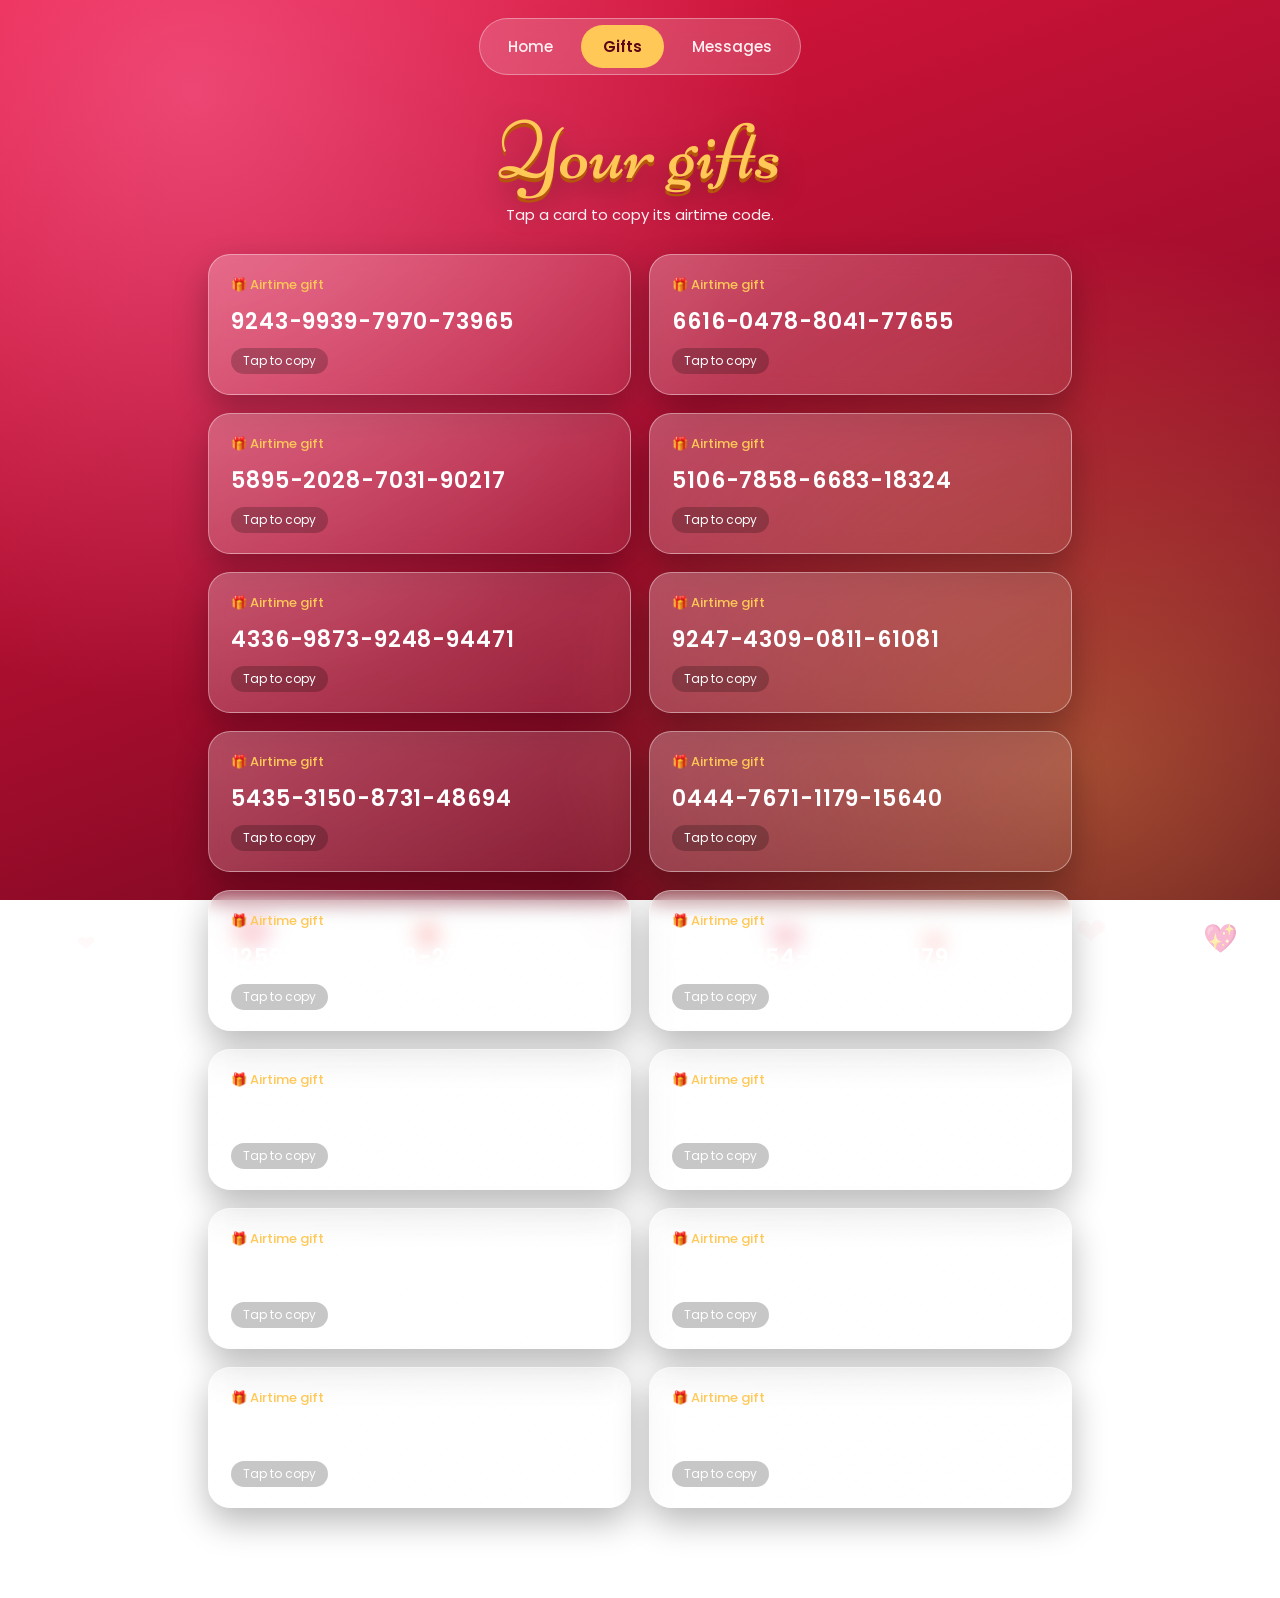
<file: gifts.html>
<!DOCTYPE html>
<html lang="en">
<head>
    <meta charset="UTF-8">
    <meta name="viewport" content="width=device-width, initial-scale=1.0">
    <title>Faithful's day · Gifts</title>
    <link rel="preconnect" href="https://fonts.googleapis.com">
    <link rel="preconnect" href="https://fonts.gstatic.com" crossorigin>
    <link href="https://fonts.googleapis.com/css2?family=Niconne&family=Poppins:wght@400;500;600&display=swap" rel="stylesheet">
    <link rel="stylesheet" href="gifts.css">
    <link rel="shortcut icon" href="https://images.teepublic.com/derived/production/designs/5929662_0/1568269280/i_p:c_eae0c7,s_630,q_90.jpg" type="image/x-icon">
</head>
<body>
    <div class="hearts" aria-hidden="true">
        <span>❤</span><span>💖</span><span>🎈</span><span>❤</span><span>💖</span><span>🎈</span><span>❤</span><span>💖</span>
    </div>

    <header>
        <nav class="navlinks">
            <a href="index.html">Home</a>
            <a class="active" href="gifts.html">Gifts</a>
            <a href="messages.html">Messages</a>
        </nav>
    </header>

    <main>
        <h1 class="title">Your gifts</h1>
        <p class="intro">Tap a card to copy its airtime code.</p>

        <div class="grid">
            <button class="airtime" type="button" data-code="9243-9939-7970-73965"><span class="tag">🎁 Airtime gift</span><span class="code">9243-9939-7970-73965</span><span class="hint">Tap to copy</span></button>
            <button class="airtime" type="button" data-code="6616-0478-8041-77655"><span class="tag">🎁 Airtime gift</span><span class="code">6616-0478-8041-77655</span><span class="hint">Tap to copy</span></button>
            <button class="airtime" type="button" data-code="5895-2028-7031-90217"><span class="tag">🎁 Airtime gift</span><span class="code">5895-2028-7031-90217</span><span class="hint">Tap to copy</span></button>
            <button class="airtime" type="button" data-code="5106-7858-6683-18324"><span class="tag">🎁 Airtime gift</span><span class="code">5106-7858-6683-18324</span><span class="hint">Tap to copy</span></button>
            <button class="airtime" type="button" data-code="4336-9873-9248-94471"><span class="tag">🎁 Airtime gift</span><span class="code">4336-9873-9248-94471</span><span class="hint">Tap to copy</span></button>
            <button class="airtime" type="button" data-code="9247-4309-0811-61081"><span class="tag">🎁 Airtime gift</span><span class="code">9247-4309-0811-61081</span><span class="hint">Tap to copy</span></button>
            <button class="airtime" type="button" data-code="5435-3150-8731-48694"><span class="tag">🎁 Airtime gift</span><span class="code">5435-3150-8731-48694</span><span class="hint">Tap to copy</span></button>
            <button class="airtime" type="button" data-code="0444-7671-1179-15640"><span class="tag">🎁 Airtime gift</span><span class="code">0444-7671-1179-15640</span><span class="hint">Tap to copy</span></button>
            <button class="airtime" type="button" data-code="1259-4784-1018-23407"><span class="tag">🎁 Airtime gift</span><span class="code">1259-4784-1018-23407</span><span class="hint">Tap to copy</span></button>
            <button class="airtime" type="button" data-code="9970-2154-0420-95179"><span class="tag">🎁 Airtime gift</span><span class="code">9970-2154-0420-95179</span><span class="hint">Tap to copy</span></button>
            <button class="airtime" type="button" data-code="5626-0188-8181-81173"><span class="tag">🎁 Airtime gift</span><span class="code">5626-0188-8181-81173</span><span class="hint">Tap to copy</span></button>
            <button class="airtime" type="button" data-code="6591-6560-4865-45045"><span class="tag">🎁 Airtime gift</span><span class="code">6591-6560-4865-45045</span><span class="hint">Tap to copy</span></button>
            <button class="airtime" type="button" data-code="8216-5920-0761-80395"><span class="tag">🎁 Airtime gift</span><span class="code">8216-5920-0761-80395</span><span class="hint">Tap to copy</span></button>
            <button class="airtime" type="button" data-code="1709-2606-6810-09154"><span class="tag">🎁 Airtime gift</span><span class="code">1709-2606-6810-09154</span><span class="hint">Tap to copy</span></button>
            <button class="airtime" type="button" data-code="6682-6448-6897-08042"><span class="tag">🎁 Airtime gift</span><span class="code">6682-6448-6897-08042</span><span class="hint">Tap to copy</span></button>
            <button class="airtime" type="button" data-code="2740-7879-6074-43607"><span class="tag">🎁 Airtime gift</span><span class="code">2740-7879-6074-43607</span><span class="hint">Tap to copy</span></button>
        </div>
    </main>

    <div id="toast" class="toast" role="status" aria-live="polite">Code copied</div>

    <script>
        (function () {
            var toast = document.getElementById('toast');
            var timer;
            function show(msg) {
                toast.textContent = msg;
                toast.classList.add('show');
                clearTimeout(timer);
                timer = setTimeout(function () { toast.classList.remove('show'); }, 1800);
            }
            function fallbackCopy(text) {
                var t = document.createElement('textarea');
                t.value = text;
                t.style.position = 'fixed';
                t.style.opacity = '0';
                document.body.appendChild(t);
                t.select();
                var ok = false;
                try { ok = document.execCommand('copy'); } catch (e) {}
                t.remove();
                return ok;
            }
            document.querySelectorAll('.airtime').forEach(function (card) {
                card.addEventListener('click', function () {
                    var code = card.getAttribute('data-code');
                    var done = function (ok) {
                        if (ok) {
                            card.classList.add('copied');
                            card.querySelector('.hint').textContent = 'Copied';
                            show('Code copied');
                        } else {
                            show('Press and hold the code to copy it');
                        }
                    };
                    if (navigator.clipboard && window.isSecureContext) {
                        navigator.clipboard.writeText(code).then(function () { done(true); }, function () { done(fallbackCopy(code)); });
                    } else {
                        done(fallbackCopy(code));
                    }
                });
            });
        })();
    </script>
</body>
</html>
</file>
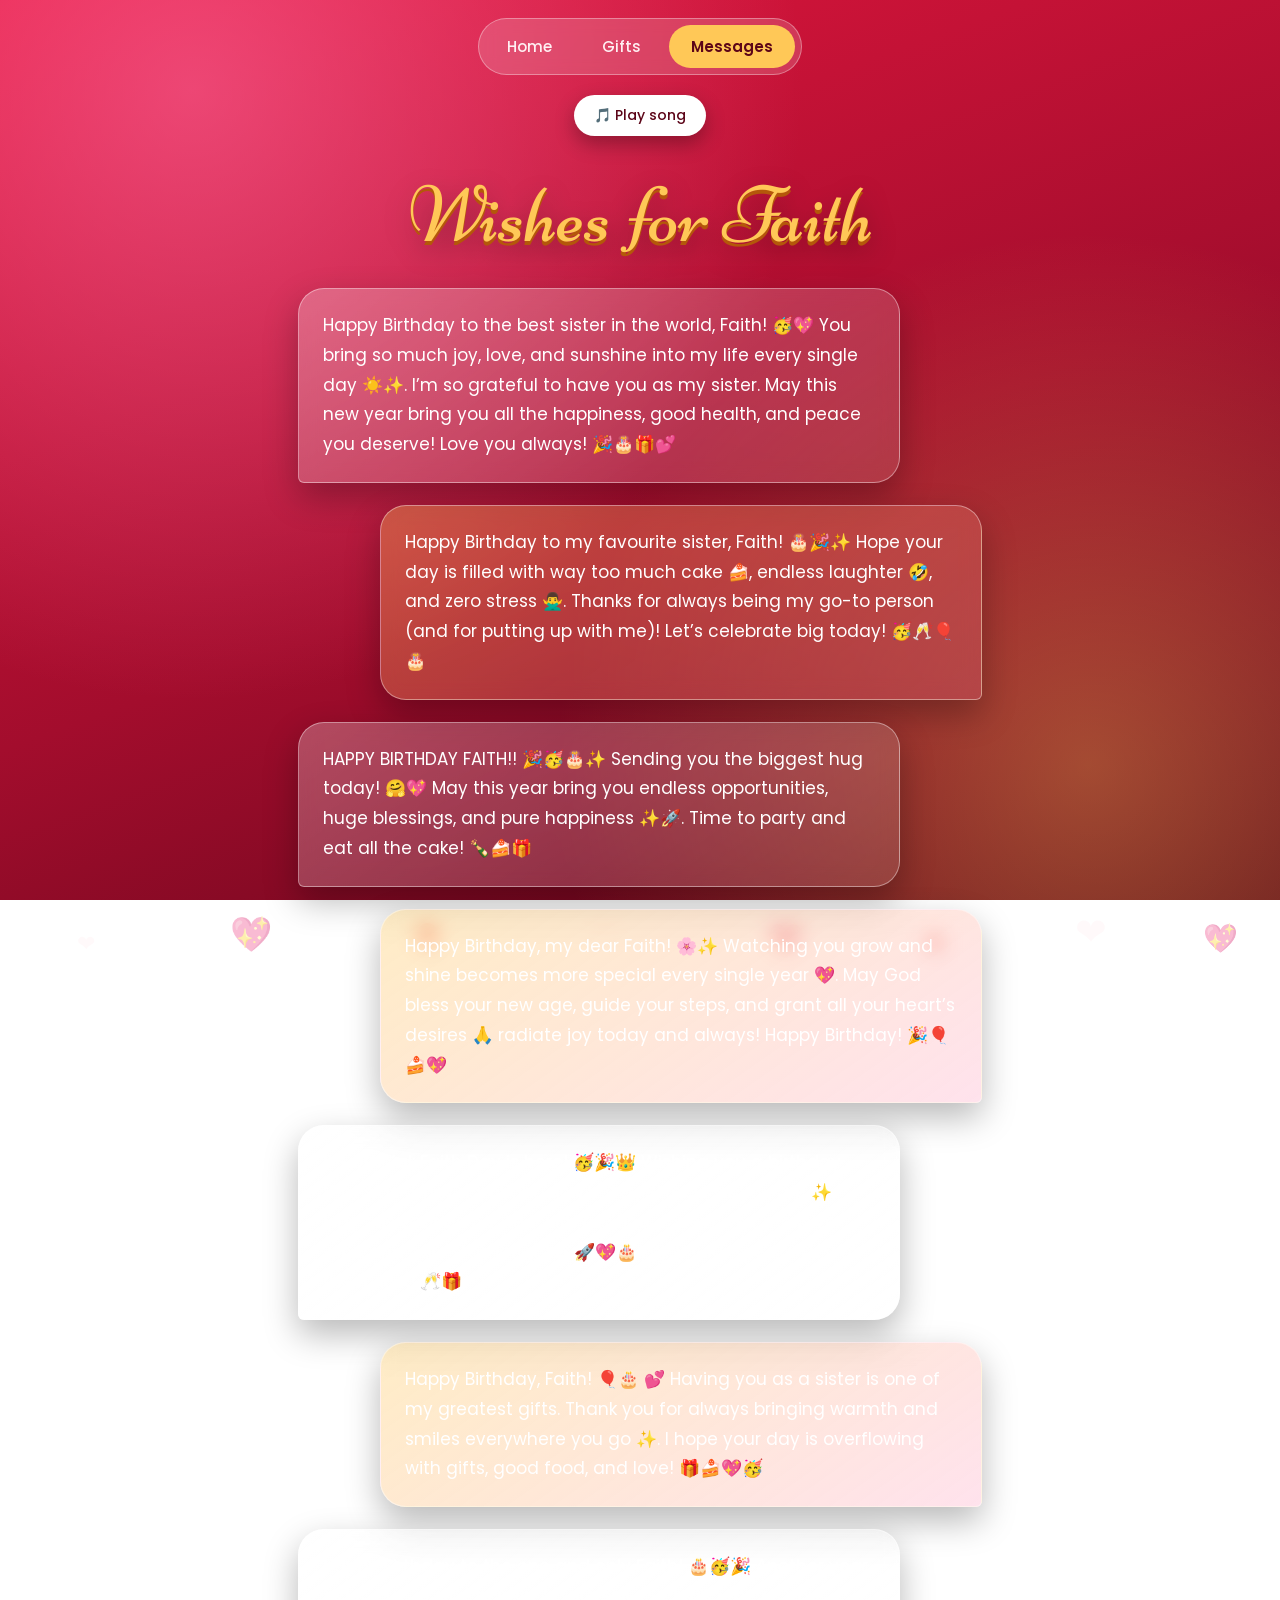
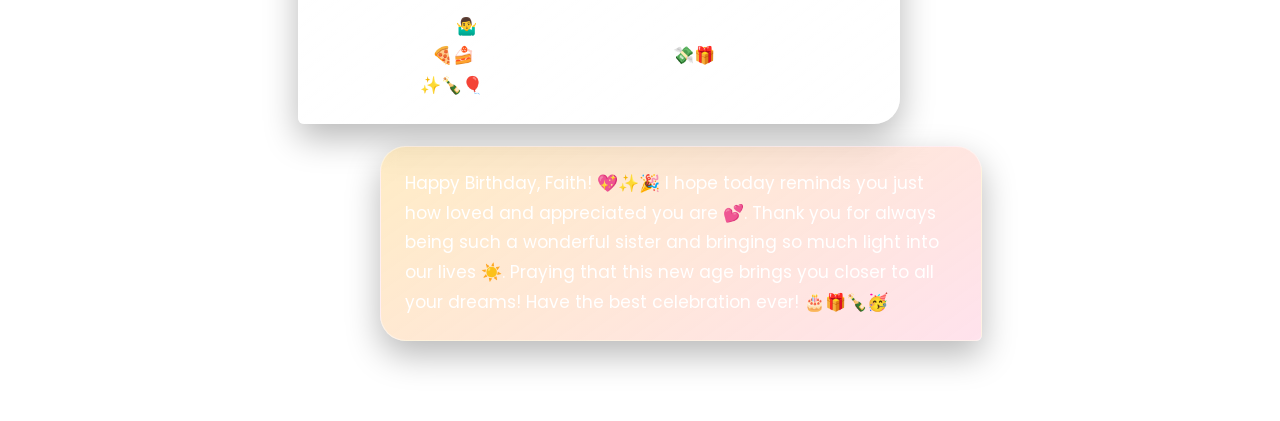
<file: messages.html>
<!DOCTYPE html>
<html lang="en">
<head>
    <meta charset="UTF-8">
    <meta name="viewport" content="width=device-width, initial-scale=1.0">
    <title>Faithful's day · Messages</title>
    <link rel="preconnect" href="https://fonts.googleapis.com">
    <link rel="preconnect" href="https://fonts.gstatic.com" crossorigin>
    <link href="https://fonts.googleapis.com/css2?family=Niconne&family=Poppins:wght@400;500;600&display=swap" rel="stylesheet">
    <link rel="stylesheet" href="messages.css">
    <link rel="shortcut icon" href="https://encrypted-tbn0.gstatic.com/images?q=tbn:ANd9GcR2MulZFxn0j8-YTNwymOh4LLxnbNc1p9luwuv3By3aHw&s=10" type="image/x-icon">
</head>
<body>
    <div class="hearts" aria-hidden="true">
        <span>❤</span><span>💖</span><span>🎈</span><span>❤</span><span>💖</span><span>🎈</span><span>❤</span><span>💖</span>
    </div>

    <header>
        <nav class="navlinks">
            <a href="index.html">Home</a>
            <a href="gifts.html">Gifts</a>
            <a class="active" href="messages.html">Messages</a>
        </nav>
    </header>

    <main>
        <audio id="song" src="/Assets/images/Simi_Adekunle_Gold_D_j_-_Happy_Birthday_(mp3.pm).mp3" autoplay loop></audio>
        <button id="music" class="music" type="button" aria-pressed="false">🎵 Play song</button>

        <h1 class="title">Wishes for Faith</h1>

        <div class="message">
            Happy Birthday to the best sister in the world, Faith! 🥳💖 You bring so
            much joy, love, and sunshine into my life every single day ☀️✨. I’m so
            grateful to have you as my sister. May this new year bring you all the
            happiness, good health, and peace you deserve! Love you always! 🎉🎂🎁💕
        </div>
        <div class="message">
            Happy Birthday to my favourite sister, Faith! 🎂🎉✨ Hope your day is
            filled with way too much cake 🍰, endless laughter 🤣, and zero stress
            🙅‍♂️. Thanks for always being my go-to person (and for putting up with
            me)! Let’s celebrate big today! 🥳🥂🎈🎂
        </div>
        <div class="message">
            HAPPY BIRTHDAY FAITH!! 🎉🥳🎂✨ Sending you the biggest hug today! 🤗💖
            May this year bring you endless opportunities, huge blessings, and pure
            happiness ✨🚀. Time to party and eat all the cake! 🍾🍰🎁
        </div>
        <div class="message">
            Happy Birthday, my dear Faith! 🌸✨ Watching you grow and shine becomes
            more special every single year 💖. May God bless your new age, guide
            your steps, and grant all your heart’s desires 🙏 radiate joy today and
            always! Happy Birthday! 🎉🎈🍰💖
        </div>
        <div class="message">
            It’s official: Faith Day is here! 🥳🎉👑 Wishing you a birthday that’s
            as amazing, bright, and unforgettable as you are ✨. May this year be
            packed with exciting adventures, massive wins, and non-stop laughter
            🚀💖🎂 Enjoy your special day to the fullest! 🥂🎁
        </div>
        <div class="message">
            Happy Birthday, Faith! 🎈🎂 💕 Having you as a sister is one of my
            greatest gifts. Thank you for always bringing warmth and smiles
            everywhere you go ✨. I hope your day is overflowing with gifts, good
            food, and love! 🎁🍰💖🥳
        </div>
        <div class="message">
            Happy Birthday to the one and only Faith! 🎂🥳🎉 Another year older, but
            let’s be honest, you’re still stuck with me as your favorite sibling 🤷‍♂️.
            May your day be filled with zero drama, tons of free food 🍕🍰, and lots
            of cash gifts 💸🎁! Enjoy your day to the fullest! ✨🍾🎈
        </div>
        <div class="message">
            Happy Birthday, Faith! 💖✨🎉 I hope today reminds you just how loved
            and appreciated you are 💕. Thank you for always being such a wonderful
            sister and bringing so much light into our lives ☀️. Praying that this
            new age brings you closer to all your dreams! Have the best celebration
            ever! 🎂🎁🍾🥳
        </div>
    </main>

    <script>
        (function () {
            var song = document.getElementById('song');
            var btn = document.getElementById('music');
            function sync() {
                var on = !song.paused;
                btn.textContent = on ? '⏸ Pause song' : '🎵 Play song';
                btn.setAttribute('aria-pressed', on);
            }
            btn.addEventListener('click', function () {
                if (song.paused) { song.play().catch(function () {}); } else { song.pause(); }
            });
            song.addEventListener('play', sync);
            song.addEventListener('pause', sync);
            sync();
        })();
    </script>
</body>
</html>
</file>
<file: gifts.css>
:root {
    --red: #e5173f;
    --cherry: #a30d2d;
    --deep: #5c0518;
    --pink: #ff6fa3;
    --gold: #ffc857;
    --blush: #fff0f3;
}

* { box-sizing: border-box; margin: 0; padding: 0; }

body {
    min-height: 100vh;
    font-family: 'Poppins', sans-serif;
    color: var(--blush);
    background:
        radial-gradient(circle at 15% 10%, rgba(255, 111, 163, .55), transparent 45%),
        radial-gradient(circle at 85% 85%, rgba(255, 200, 87, .35), transparent 40%),
        linear-gradient(160deg, var(--red) 0%, var(--cherry) 55%, var(--deep) 100%);
    background-attachment: fixed;
    overflow-x: hidden;
}

/* floating hearts and balloons */
.hearts { position: fixed; inset: 0; pointer-events: none; z-index: 0; }
.hearts span {
    position: absolute;
    bottom: -60px;
    font-size: 28px;
    opacity: .4;
    animation: floatUp 14s linear infinite;
}
.hearts span:nth-child(1) { left: 6%;  animation-delay: 0s;  font-size: 22px; }
.hearts span:nth-child(2) { left: 18%; animation-delay: 3s;  font-size: 34px; }
.hearts span:nth-child(3) { left: 32%; animation-delay: 6s; }
.hearts span:nth-child(4) { left: 46%; animation-delay: 1s;  font-size: 36px; }
.hearts span:nth-child(5) { left: 60%; animation-delay: 8s; }
.hearts span:nth-child(6) { left: 72%; animation-delay: 4s;  font-size: 20px; }
.hearts span:nth-child(7) { left: 84%; animation-delay: 10s; font-size: 38px; }
.hearts span:nth-child(8) { left: 94%; animation-delay: 2s; }

@keyframes floatUp {
    to { transform: translateY(-115vh) rotate(25deg); }
}

/* navigation */
header { position: relative; z-index: 5; padding: 18px 16px 0; display: flex; justify-content: center; }

.navlinks {
    display: flex;
    gap: 6px;
    padding: 6px;
    background: rgba(255, 255, 255, .16);
    border: 1px solid rgba(255, 255, 255, .35);
    border-radius: 999px;
    backdrop-filter: blur(8px);
    -webkit-backdrop-filter: blur(8px);
}
.navlinks a {
    color: var(--blush);
    text-decoration: none;
    font-weight: 500;
    font-size: 15px;
    padding: 10px 22px;
    border-radius: 999px;
    transition: background .2s, color .2s;
}
.navlinks a:hover { background: rgba(255, 255, 255, .25); }
.navlinks a.active { background: var(--gold); color: var(--deep); font-weight: 600; }
.navlinks a:focus-visible { outline: 3px solid #fff; outline-offset: 2px; }

/* page */
main {
    position: relative;
    z-index: 2;
    max-width: 900px;
    margin: 0 auto;
    padding: 20px 18px 90px;
}

.title {
    font-family: 'Niconne', cursive;
    font-weight: 400;
    text-align: center;
    font-size: clamp(44px, 10vw, 80px);
    line-height: 1.1;
    color: var(--gold);
    text-shadow: 0 4px 0 #b4570a, 0 10px 28px rgba(0, 0, 0, .35);
    margin: 14px 0 6px;
}

.intro {
    text-align: center;
    font-size: 15px;
    margin-bottom: 28px;
    color: var(--blush);
}

.grid {
    display: grid;
    grid-template-columns: repeat(2, 1fr);
    gap: 18px;
}

/* gift cards */
.airtime {
    display: flex;
    flex-direction: column;
    align-items: flex-start;
    gap: 10px;
    width: 100%;
    padding: 20px 22px;
    text-align: left;
    font-family: inherit;
    color: #fff;
    cursor: pointer;
    background: linear-gradient(145deg, rgba(255, 255, 255, .26), rgba(255, 255, 255, .08));
    border: 1px solid rgba(255, 255, 255, .4);
    border-radius: 22px;
    backdrop-filter: blur(10px);
    -webkit-backdrop-filter: blur(10px);
    box-shadow: 0 14px 34px rgba(0, 0, 0, .28);
    transition: transform .15s, background .2s;
}
.airtime:hover { transform: translateY(-3px); }
.airtime:active { transform: scale(.98); }
.airtime:focus-visible { outline: 3px solid var(--gold); outline-offset: 3px; }

.airtime .tag { font-size: 13px; font-weight: 500; color: var(--gold); }

.airtime .code {
    font-size: clamp(17px, 4.4vw, 22px);
    font-weight: 600;
    letter-spacing: .04em;
    font-variant-numeric: tabular-nums;
    overflow-wrap: anywhere;
}

.airtime .hint {
    font-size: 12px;
    padding: 4px 12px;
    border-radius: 999px;
    background: rgba(0, 0, 0, .22);
}

.airtime.copied { background: linear-gradient(145deg, rgba(255, 200, 87, .4), rgba(255, 111, 163, .25)); }
.airtime.copied .hint { background: var(--gold); color: var(--deep); font-weight: 600; }

/* copy confirmation */
.toast {
    position: fixed;
    left: 50%;
    bottom: 28px;
    transform: translate(-50%, 30px);
    opacity: 0;
    pointer-events: none;
    z-index: 30;
    padding: 12px 22px;
    border-radius: 999px;
    background: #fff;
    color: var(--deep);
    font-weight: 600;
    font-size: 14px;
    box-shadow: 0 10px 28px rgba(0, 0, 0, .35);
    transition: opacity .2s, transform .2s;
}
.toast.show { opacity: 1; transform: translate(-50%, 0); }

/* phones */
@media (max-width: 620px) {
    .grid { grid-template-columns: 1fr; gap: 14px; }
    .navlinks a { padding: 9px 15px; font-size: 14px; }
}

@media (prefers-reduced-motion: reduce) {
    .hearts span { animation: none; bottom: auto; top: 85%; }
    .airtime, .toast { transition: none; }
}
</file>
<file: messages.css>
:root {
    --red: #e5173f;
    --cherry: #a30d2d;
    --deep: #5c0518;
    --pink: #ff6fa3;
    --gold: #ffc857;
    --blush: #fff0f3;
}

* { box-sizing: border-box; margin: 0; padding: 0; }

body {
    min-height: 100vh;
    font-family: 'Poppins', sans-serif;
    color: var(--blush);
    background:
        radial-gradient(circle at 15% 10%, rgba(255, 111, 163, .55), transparent 45%),
        radial-gradient(circle at 85% 85%, rgba(255, 200, 87, .35), transparent 40%),
        linear-gradient(160deg, var(--red) 0%, var(--cherry) 55%, var(--deep) 100%);
    background-attachment: fixed;
    overflow-x: hidden;
}

/* floating hearts and balloons */
.hearts { position: fixed; inset: 0; pointer-events: none; z-index: 0; }
.hearts span {
    position: absolute;
    bottom: -60px;
    font-size: 28px;
    opacity: .4;
    animation: floatUp 14s linear infinite;
}
.hearts span:nth-child(1) { left: 6%;  animation-delay: 0s;  font-size: 22px; }
.hearts span:nth-child(2) { left: 18%; animation-delay: 3s;  font-size: 34px; }
.hearts span:nth-child(3) { left: 32%; animation-delay: 6s; }
.hearts span:nth-child(4) { left: 46%; animation-delay: 1s;  font-size: 36px; }
.hearts span:nth-child(5) { left: 60%; animation-delay: 8s; }
.hearts span:nth-child(6) { left: 72%; animation-delay: 4s;  font-size: 20px; }
.hearts span:nth-child(7) { left: 84%; animation-delay: 10s; font-size: 38px; }
.hearts span:nth-child(8) { left: 94%; animation-delay: 2s; }

@keyframes floatUp {
    to { transform: translateY(-115vh) rotate(25deg); }
}

/* navigation */
header { position: relative; z-index: 5; padding: 18px 16px 0; display: flex; justify-content: center; }

.navlinks {
    display: flex;
    gap: 6px;
    padding: 6px;
    background: rgba(255, 255, 255, .16);
    border: 1px solid rgba(255, 255, 255, .35);
    border-radius: 999px;
    backdrop-filter: blur(8px);
    -webkit-backdrop-filter: blur(8px);
}
.navlinks a {
    color: var(--blush);
    text-decoration: none;
    font-weight: 500;
    font-size: 15px;
    padding: 10px 22px;
    border-radius: 999px;
    transition: background .2s, color .2s;
}
.navlinks a:hover { background: rgba(255, 255, 255, .25); }
.navlinks a.active { background: var(--gold); color: var(--deep); font-weight: 600; }
.navlinks a:focus-visible { outline: 3px solid #fff; outline-offset: 2px; }

/* page */
main {
    position: relative;
    z-index: 2;
    max-width: 720px;
    margin: 0 auto;
    padding: 20px 18px 80px;
    display: flex;
    flex-direction: column;
    gap: 22px;
}

.title {
    font-family: 'Niconne', cursive;
    font-weight: 400;
    text-align: center;
    font-size: clamp(44px, 10vw, 80px);
    line-height: 1.1;
    color: var(--gold);
    text-shadow: 0 4px 0 #b4570a, 0 10px 28px rgba(0, 0, 0, .35);
    margin: 14px 0 6px;
}

.music {
    align-self: center;
    font: 500 14px 'Poppins', sans-serif;
    color: var(--deep);
    background: #fff;
    border: 0;
    border-radius: 999px;
    padding: 10px 20px;
    cursor: pointer;
    box-shadow: 0 8px 20px rgba(0, 0, 0, .3);
}
.music:hover { background: var(--gold); }
.music:focus-visible { outline: 3px solid var(--gold); outline-offset: 3px; }

/* messages as chat bubbles, alternating sides */
.message {
    position: relative;
    max-width: 88%;
    padding: 22px 24px;
    font-size: clamp(15px, 2.4vw, 17px);
    line-height: 1.75;
    color: #fff;
    background: linear-gradient(145deg, rgba(255, 255, 255, .26), rgba(255, 255, 255, .1));
    border: 1px solid rgba(255, 255, 255, .4);
    border-radius: 26px 26px 26px 6px;
    backdrop-filter: blur(10px);
    -webkit-backdrop-filter: blur(10px);
    box-shadow: 0 14px 34px rgba(0, 0, 0, .28);
}
.message:nth-of-type(even) {
    align-self: flex-end;
    border-radius: 26px 26px 6px 26px;
    background: linear-gradient(145deg, rgba(255, 200, 87, .34), rgba(255, 111, 163, .2));
}
.message:nth-of-type(odd) { align-self: flex-start; }

@media (max-width: 520px) {
    .navlinks a { padding: 9px 15px; font-size: 14px; }
    .message { max-width: 94%; padding: 18px 18px; border-radius: 22px 22px 22px 6px; }
    .message:nth-of-type(even) { border-radius: 22px 22px 6px 22px; }
}

@media (prefers-reduced-motion: reduce) {
    .hearts span { animation: none; bottom: auto; top: 85%; }
}
</file>
